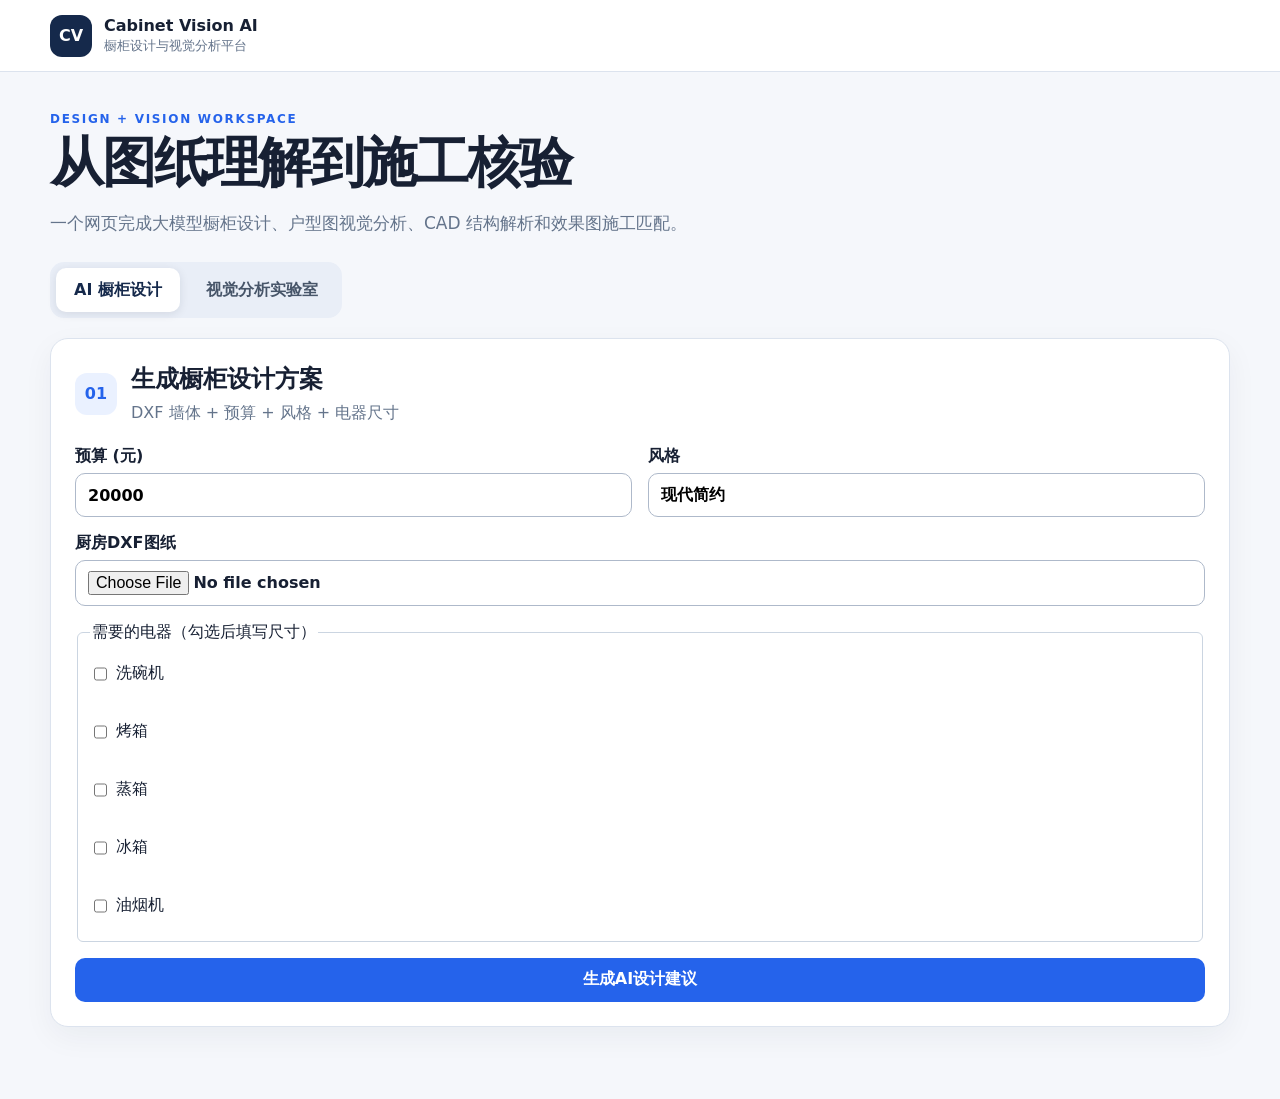
<file: docs/index.html>
<!doctype html>
<html lang="zh-CN">
<head>
  <meta charset="UTF-8">
  <meta name="viewport" content="width=device-width, initial-scale=1.0">
  <title>Cabinet Vision AI</title>
  <link rel="stylesheet" href="styles.css">
</head>
<body>
  <header class="topbar"><div class="brand-mark">CV</div><div><strong>Cabinet Vision AI</strong><span>橱柜设计与视觉分析平台</span></div></header>
  <main>
    <section class="intro"><p class="eyebrow">DESIGN + VISION WORKSPACE</p><h1>从图纸理解到施工核验</h1><p>一个网页完成大模型橱柜设计、户型图视觉分析、CAD 结构解析和效果图施工匹配。</p></section>
    <nav class="workspace-nav" aria-label="工作区切换"><button class="nav-button active" data-target="design-workspace">AI 橱柜设计</button><button class="nav-button" data-target="vision-workspace">视觉分析实验室</button></nav>
    <div id="design-workspace" class="workspace active">
    <section class="panel">
      <div class="section-heading"><span>01</span><div><h2>生成橱柜设计方案</h2><p>DXF 墙体 + 预算 + 风格 + 电器尺寸</p></div></div>
      <form id="design-form">
        <label>预算 (元)<input name="budget" type="number" value="20000" min="5000" required></label>
        <label>风格<input name="style" value="现代简约"></label>
        <label class="wide">厨房DXF图纸<input name="cadFile" type="file" accept=".dxf" required></label>
        <fieldset class="wide"><legend>需要的电器（勾选后填写尺寸）</legend>
          <label class="check"><input type="checkbox" data-appliance="dishwasher"> 洗碗机</label><input class="appliance-size" data-for="dishwasher" name="dishwasher" placeholder="宽×深×高(mm)" hidden>
          <label class="check"><input type="checkbox" data-appliance="oven"> 烤箱</label><input class="appliance-size" data-for="oven" name="oven" placeholder="宽×深×高(mm)" hidden>
          <label class="check"><input type="checkbox" data-appliance="steamOven"> 蒸箱</label><input class="appliance-size" data-for="steamOven" name="steamOven" placeholder="宽×深×高(mm)" hidden>
          <label class="check"><input type="checkbox" data-appliance="refrigerator"> 冰箱</label><input class="appliance-size" data-for="refrigerator" name="refrigerator" placeholder="宽×深×高(mm)" hidden>
          <label class="check"><input type="checkbox" data-appliance="hood"> 油烟机</label><input class="appliance-size" data-for="hood" name="hood" placeholder="宽×深×高(mm)" hidden>
        </fieldset>
        <button type="button" id="ai-button">生成AI设计建议</button>
      </form>
    </section>
    <section id="ai-result" class="panel result" hidden></section>
    <section id="cad-result" class="panel result" hidden></section>
    </div>

    <div id="vision-workspace" class="workspace">
      <section class="vision-intro panel"><div><p class="eyebrow">COMPUTER VISION MVP</p><h2>三个可运行的视觉分析模块</h2><p>当前采用本地启发式视觉算法，适合原型验证和简历演示。结果均提供量化指标与可视化输出。</p></div><span class="status-badge">无需额外 API</span></section>
      <div class="module-grid">
        <article class="module-card"><div class="module-index">01</div><h2>户型图区域分割</h2><p>分析墙体、门窗细线候选与封闭房间区域，生成彩色标注图。</p><form id="floorplan-form" class="tool-form"><label>户型图图片<input name="file" type="file" accept="image/png,image/jpeg" required></label><button type="submit">开始分割分析</button></form><div id="floorplan-result" class="tool-result" hidden></div></article>
        <article class="module-card"><div class="module-index">02</div><h2>CAD 图纸结构解析</h2><p>解析 ASCII DXF 的图层、图元类型、数量和整体坐标范围。</p><form id="cad-structure-form" class="tool-form"><label>DXF 图纸<input name="file" type="file" accept=".dxf" required></label><button type="submit">解析图纸结构</button></form><div id="cad-structure-result" class="tool-result" hidden></div></article>
        <article class="module-card"><div class="module-index">03</div><h2>效果图与施工匹配</h2><p>自动进行平移对齐，输出相似度、变化面积和差异热力图。</p><form id="match-form" class="tool-form"><label>设计效果图<input name="reference" type="file" accept="image/png,image/jpeg" required></label><label>施工结果图<input name="actual" type="file" accept="image/png,image/jpeg" required></label><button type="submit">开始视觉匹配</button></form><div id="match-result" class="tool-result" hidden></div></article>
      </div>
    </div>
  </main>
  <script src="config.js"></script>
  <script src="app.js"></script>
</body>
</html>
</file>
<file: docs/styles.css>
:root { font-family: Inter, "Microsoft YaHei", system-ui, sans-serif; color: #172033; background: #f5f7fb; --navy:#15294b; --blue:#2563eb; --line:#dce3ee; --muted:#64748b; }
* { box-sizing: border-box; }
body { margin: 0; }
.topbar { min-height:72px; padding:12px max(24px,calc((100% - 1180px)/2)); display:flex; align-items:center; gap:12px; background:#fff; border-bottom:1px solid var(--line); }
.topbar div:last-child { display:grid; gap:2px; }.topbar span { color:var(--muted); font-size:13px; }.brand-mark { width:42px;height:42px;border-radius:12px;display:grid;place-items:center;background:var(--navy);color:#fff;font-weight:800; }
main { width: min(1180px, calc(100% - 32px)); margin: 40px auto 72px; }
.intro { margin-bottom: 24px; max-width:780px; }.intro p:last-child{color:var(--muted);font-size:17px;line-height:1.7;}
.eyebrow { color: var(--blue); font-size:12px; letter-spacing:.14em; font-weight: 800; margin: 0; }
h1 { margin: 8px 0; font-size: clamp(34px,5vw,54px); line-height:1.08; letter-spacing:-.035em; }
h2{margin:0 0 8px}.panel { background: #fff; border: 1px solid var(--line); border-radius: 18px; padding: 24px; margin-top: 20px; box-shadow:0 10px 30px rgba(23,32,51,.05); }
.workspace-nav{display:flex;gap:8px;padding:6px;background:#e9eef7;border-radius:14px;width:max-content;max-width:100%;}.nav-button{background:transparent;color:#475569;min-height:44px;padding:10px 18px}.nav-button.active{background:#fff;color:var(--navy);box-shadow:0 2px 10px rgba(23,32,51,.1)}
.workspace{display:none}.workspace.active{display:block}.section-heading{display:flex;align-items:center;gap:14px;margin-bottom:22px}.section-heading>span,.module-index{display:grid;place-items:center;width:42px;height:42px;border-radius:12px;background:#eaf1ff;color:var(--blue);font-weight:800}.section-heading p{margin:0;color:var(--muted)}
form { display: grid; grid-template-columns: repeat(2, minmax(0, 1fr)); gap: 16px; }
label { display: grid; gap: 6px; font-weight: 600; }
.wide { grid-column: 1 / -1; }
fieldset { border: 1px solid #cbd5e1; border-radius: 6px; display: grid; gap: 8px; }
.check { display: inline-flex; grid-template-columns: auto 1fr; align-items: center; font-weight: 500; }
input, select, button { min-height: 44px; border: 1px solid #aeb9ca; border-radius: 10px; padding: 10px 12px; font: inherit; }
button { grid-column: 1 / -1; background: var(--blue); color: #fff; cursor: pointer; border: 0; font-weight: 750; transition:transform .16s ease,background .16s ease; }
button:hover { background: #1d4ed8; transform:translateY(-1px); }button:focus-visible,input:focus-visible{outline:3px solid rgba(37,99,235,.25);outline-offset:2px}
.secondary { background: #334155; }
.secondary:hover { background: #1e293b; }
.result h2 { margin-top: 0; }
.vision-intro{display:flex;align-items:center;justify-content:space-between;gap:20px}.vision-intro p{color:var(--muted);margin-bottom:0}.status-badge{white-space:nowrap;background:#dcfce7;color:#166534;border-radius:999px;padding:8px 12px;font-size:13px;font-weight:750}.module-grid{display:grid;grid-template-columns:repeat(3,minmax(0,1fr));gap:18px;margin-top:18px;align-items:start}.module-card{background:#fff;border:1px solid var(--line);border-radius:18px;padding:22px;box-shadow:0 10px 30px rgba(23,32,51,.05)}.module-card>p{color:var(--muted);line-height:1.6;min-height:76px}.tool-form{display:grid;grid-template-columns:1fr;gap:12px}.tool-result{margin-top:18px;border-top:1px solid var(--line);padding-top:18px}.tool-result img{display:block;width:100%;border-radius:12px;border:1px solid var(--line);margin-top:14px}.metrics{display:grid;grid-template-columns:repeat(2,minmax(0,1fr));gap:8px}.metric{padding:12px;background:#f6f8fc;border-radius:10px}.metric strong{display:block;font-size:22px;color:var(--navy)}.metric span{font-size:12px;color:var(--muted)}.data-table{width:100%;border-collapse:collapse;font-size:13px}.data-table th,.data-table td{text-align:left;padding:8px;border-bottom:1px solid var(--line)}.method-note{font-size:13px;color:var(--muted);line-height:1.55}.loading{color:var(--blue);font-weight:700}.error{color:#b91c1c;background:#fef2f2;padding:12px;border-radius:10px}
@media (prefers-reduced-motion:reduce){*{transition:none!important}}
@media (max-width: 900px){.module-grid{grid-template-columns:1fr}.module-card>p{min-height:auto}}
@media (max-width: 640px) { main { margin: 24px auto; }.topbar{padding:12px 16px} form { grid-template-columns: 1fr; }.workspace-nav{width:100%}.nav-button{flex:1;padding:8px}.vision-intro{align-items:flex-start;flex-direction:column}.metrics{grid-template-columns:1fr} }
</file>
